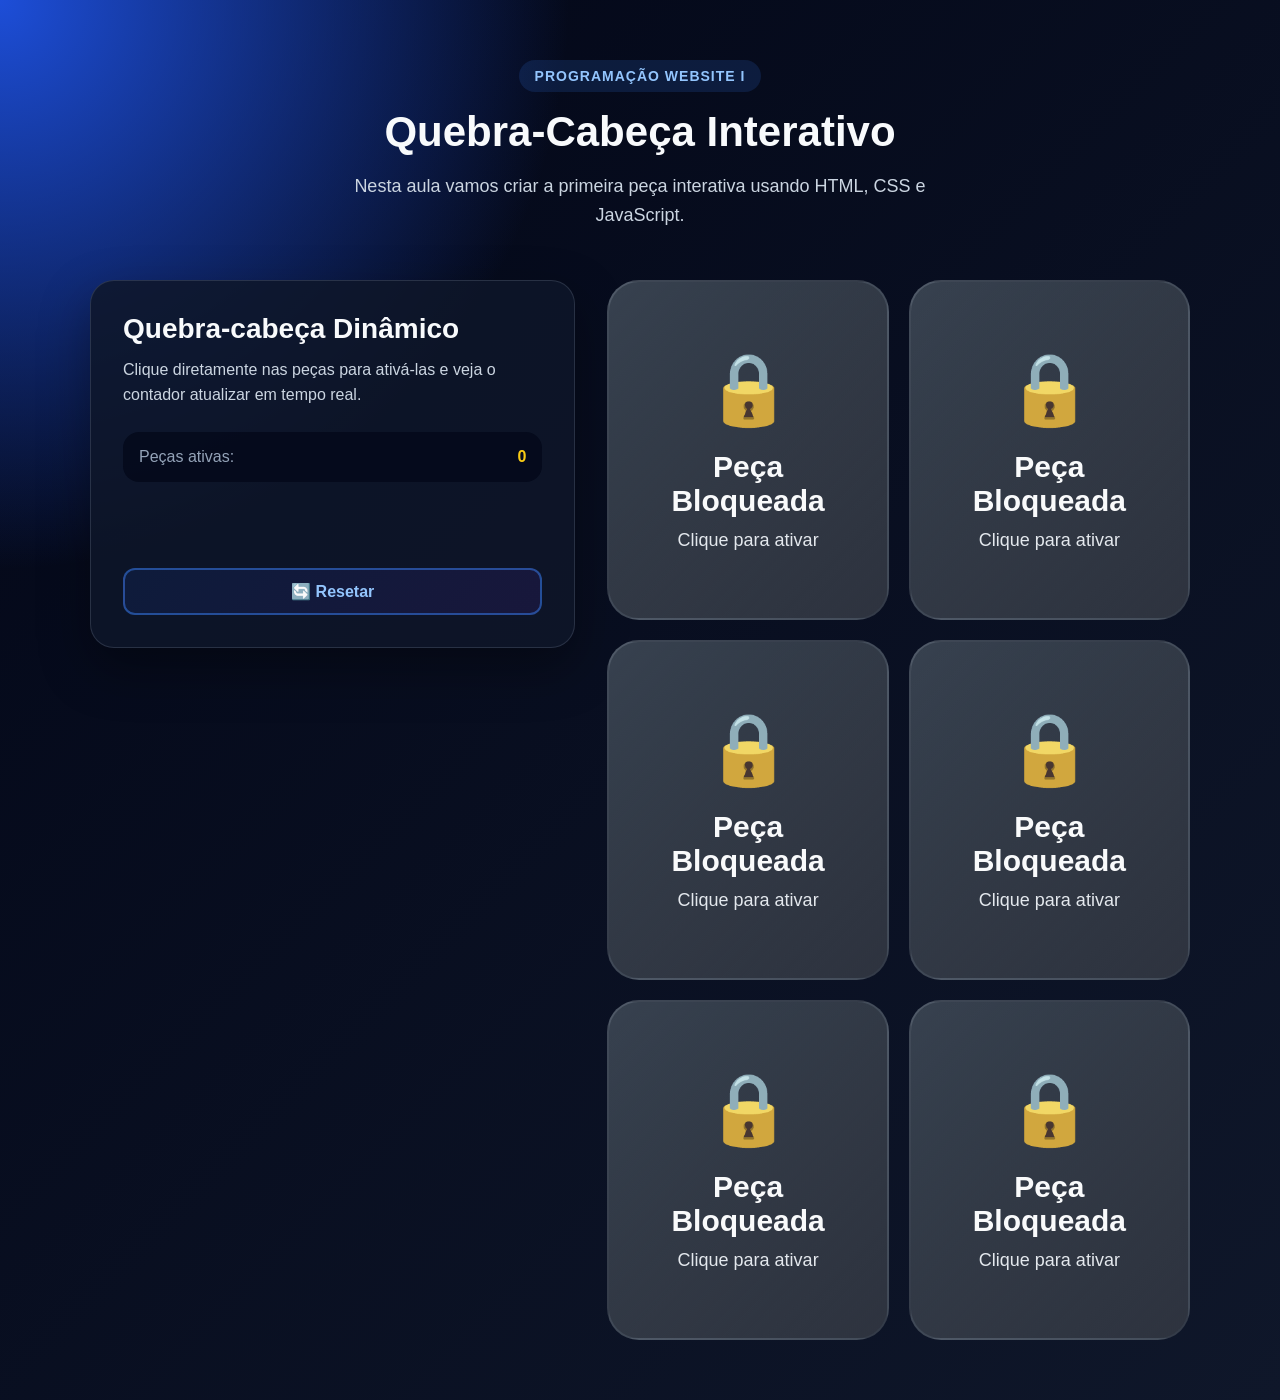
<file: index.html>
<!doctype html>
<html lang="pt-BR">
  <head>
    <!-- Define o padrão de caracteres da página -->
    <meta charset="UTF-8" />

    <!-- Deixa a página adaptável para celular e computador -->
    <meta name="viewport" content="width=device-width, initial-scale=1.0" />

    <!-- Título que aparece na aba do navegador -->
    <title>Quebra-Cabeça Interativo</title>

    <!-- Conecta o arquivo CSS ao HTML -->
    <link rel="stylesheet" href="css/style.css" />
  </head>
  <body>
    <!-- Área principal da página -->
    <main class="container">
      <!-- Cabeçalho da página -->
      <section class="hero">
        <p class="tag">Programação Website I</p>

        <h1>Quebra-Cabeça Interativo</h1>

        <p class="descricao">
          Nesta aula vamos criar a primeira peça interativa usando HTML, CSS e
          JavaScript.
        </p>
      </section>

      <!-- Área onde ficará o projeto -->
      <section class="area-projeto">
        <!-- Card com informações e contador -->
        <div class="card-info">
          <h2>Quebra-cabeça Dinâmico</h2>

          <p>Clique diretamente nas peças para ativá-las e veja o contador atualizar em tempo real.</p>

          <div class="status-box">
            <span>Peças ativas:</span>
            <strong id="contadorAtivas">0</strong>
          </div>

          <p id="mensagemFinal" class="mensagem-final"></p>

          <button id="btnResetar" class="btn-resetar">🔄 Resetar</button>
        </div>

        <!-- Grade de peças do quebra-cabeça -->
        <div class="pecas-grid">
          <div class="peca bloqueada verde" data-icone="🧩" data-titulo="Peça 1: DOM Inicial" data-texto="Revele a primeira lição." data-link="PaginaDOM/index.html">
            <div class="peca-conteudo">
              <span class="icone">🔒</span>
              <h3>Peça Bloqueada</h3>
              <p>Clique para ativar</p>
            </div>
          </div>

          <div class="peca bloqueada roxa" data-icone="✨" data-titulo="Peça 2: Estilo" data-texto="Veja como as classes mudam o visual.">
            <div class="peca-conteudo">
              <span class="icone">🔒</span>
              <h3>Peça Bloqueada</h3>
              <p>Clique para ativar</p>
            </div>
          </div>

          <div class="peca bloqueada azul" data-icone="🚀" data-titulo="Peça 3: Próxima Aula" data-texto="Abra a página da próxima aula." data-link="PaginaDOM/index.html">
            <div class="peca-conteudo">
              <span class="icone">🔒</span>
              <h3>Peça Bloqueada</h3>
              <p>Clique para ativar</p>
            </div>
          </div>

          <div class="peca bloqueada amarela" data-icone="⚡" data-titulo="Peça 4: Lógica" data-texto="Domine a lógica de eventos.">
            <div class="peca-conteudo">
              <span class="icone">🔒</span>
              <h3>Peça Bloqueada</h3>
              <p>Clique para ativar</p>
            </div>
          </div>

          <div class="peca bloqueada rosa" data-icone="💡" data-titulo="Peça 5: Ideias" data-texto="Crie interações mais criativas.">
            <div class="peca-conteudo">
              <span class="icone">🔒</span>
              <h3>Peça Bloqueada</h3>
              <p>Clique para ativar</p>
            </div>
          </div>

          <div class="peca bloqueada laranja" data-icone="🔥" data-titulo="Peça 6: Energia" data-texto="Sinta a força do JavaScript.">
            <div class="peca-conteudo">
              <span class="icone">🔒</span>
              <h3>Peça Bloqueada</h3>
              <p>Clique para ativar</p>
            </div>
          </div>
        </div>
      </section>
    </main>

    <!-- Conecta o JavaScript ao HTML -->
    <script src="js/script.js"></script>
  </body>
</html>
</file>
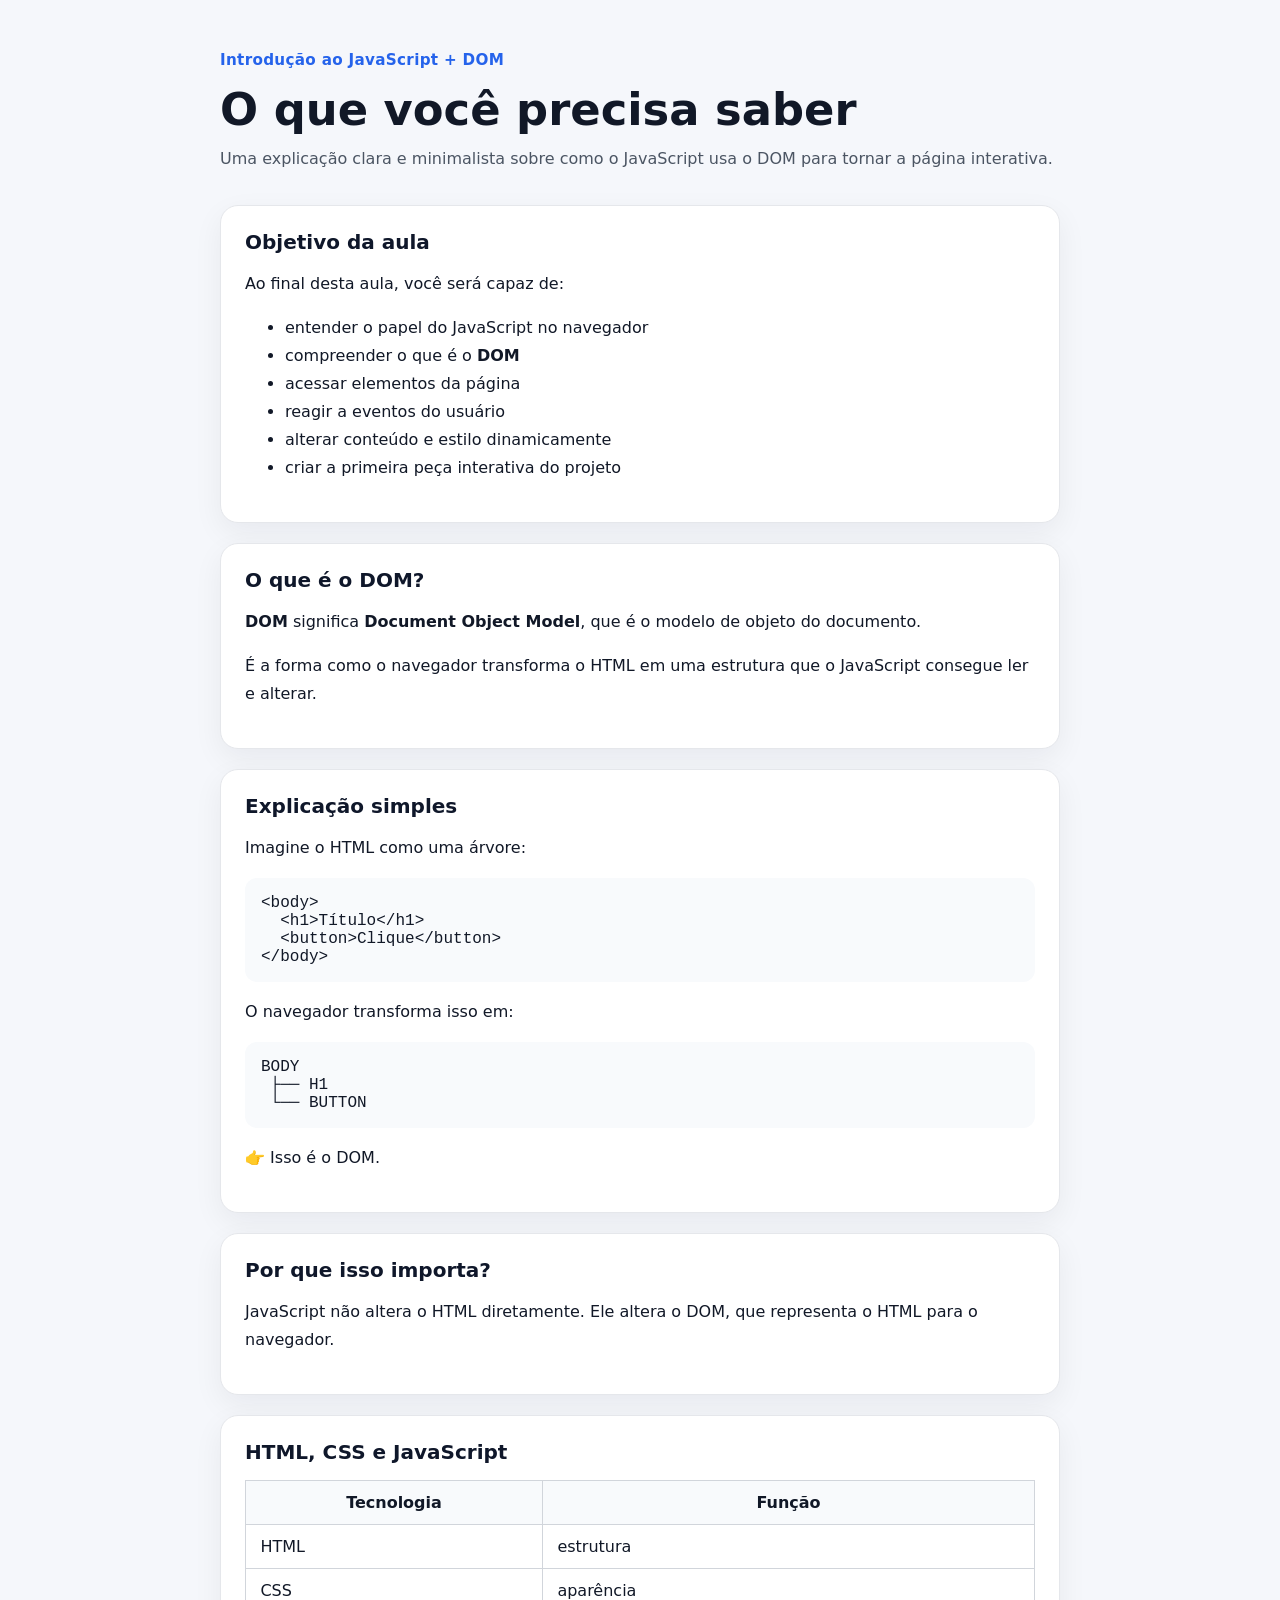
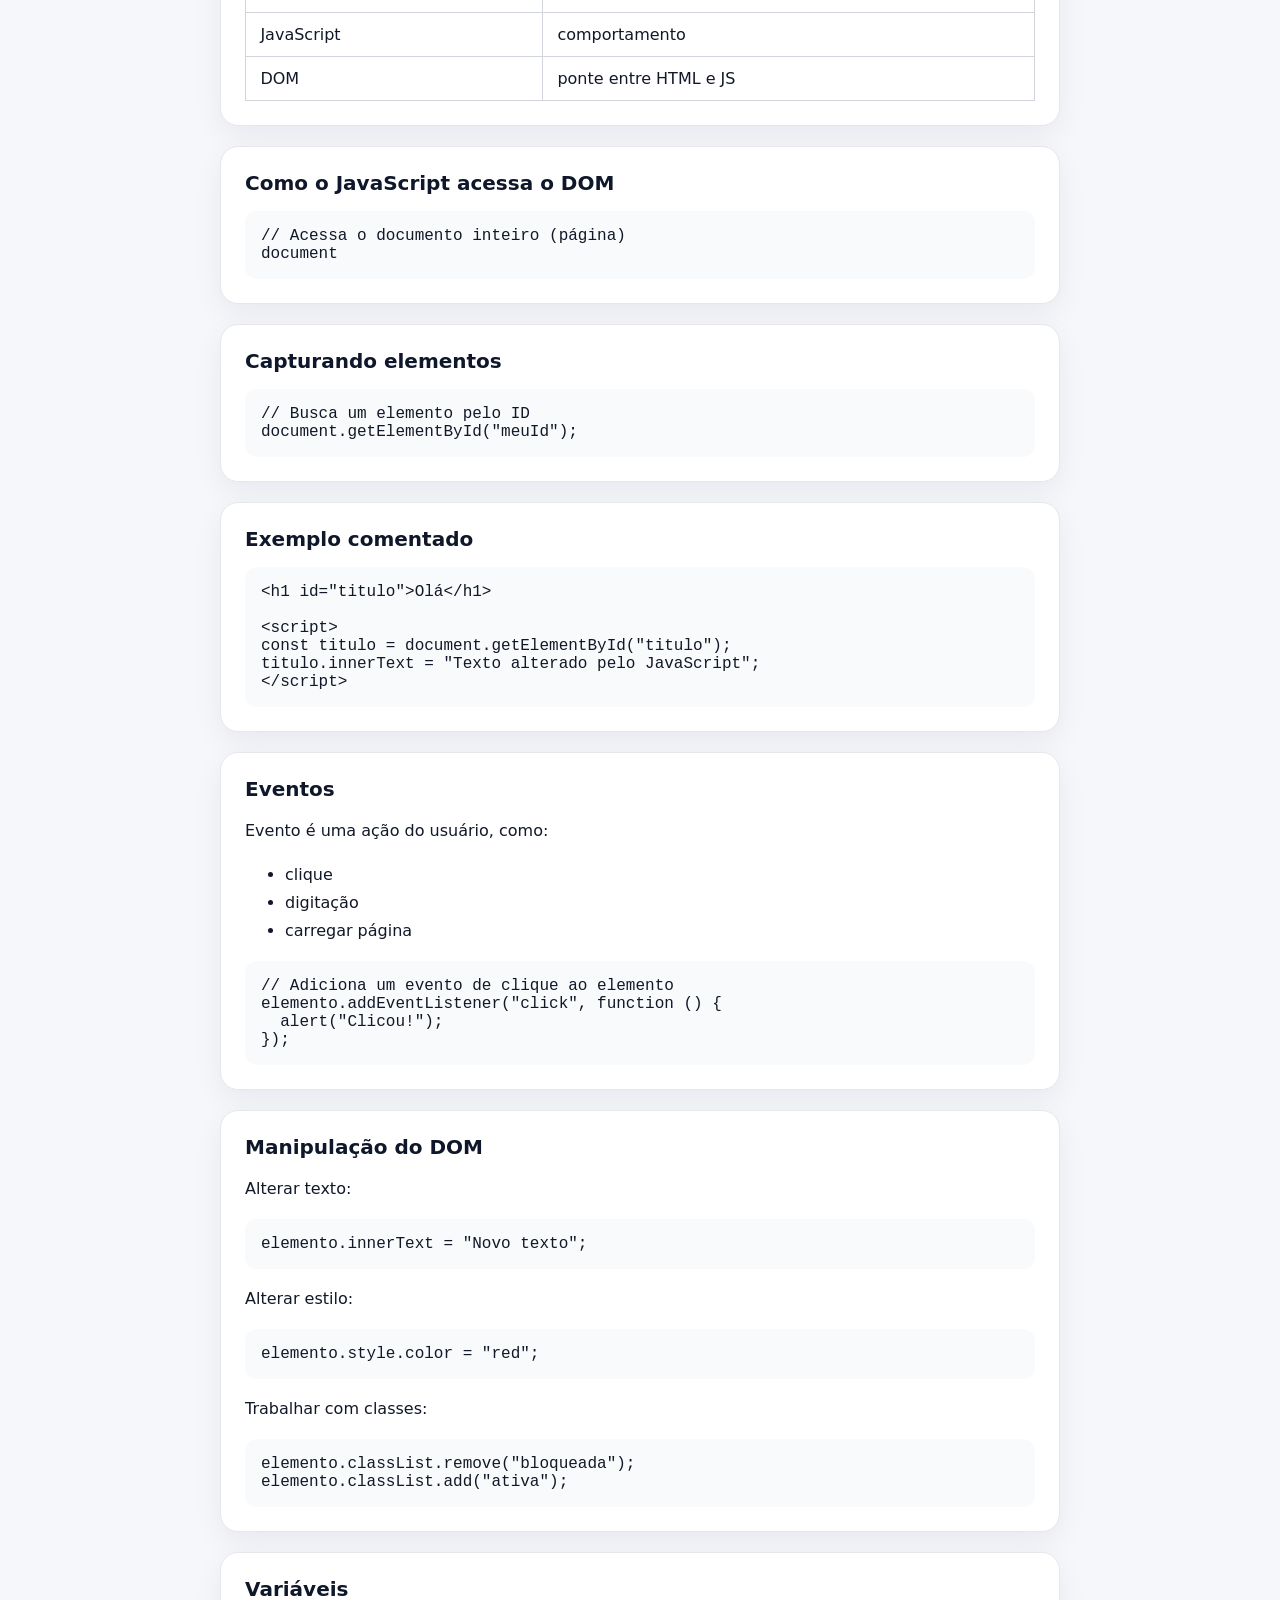
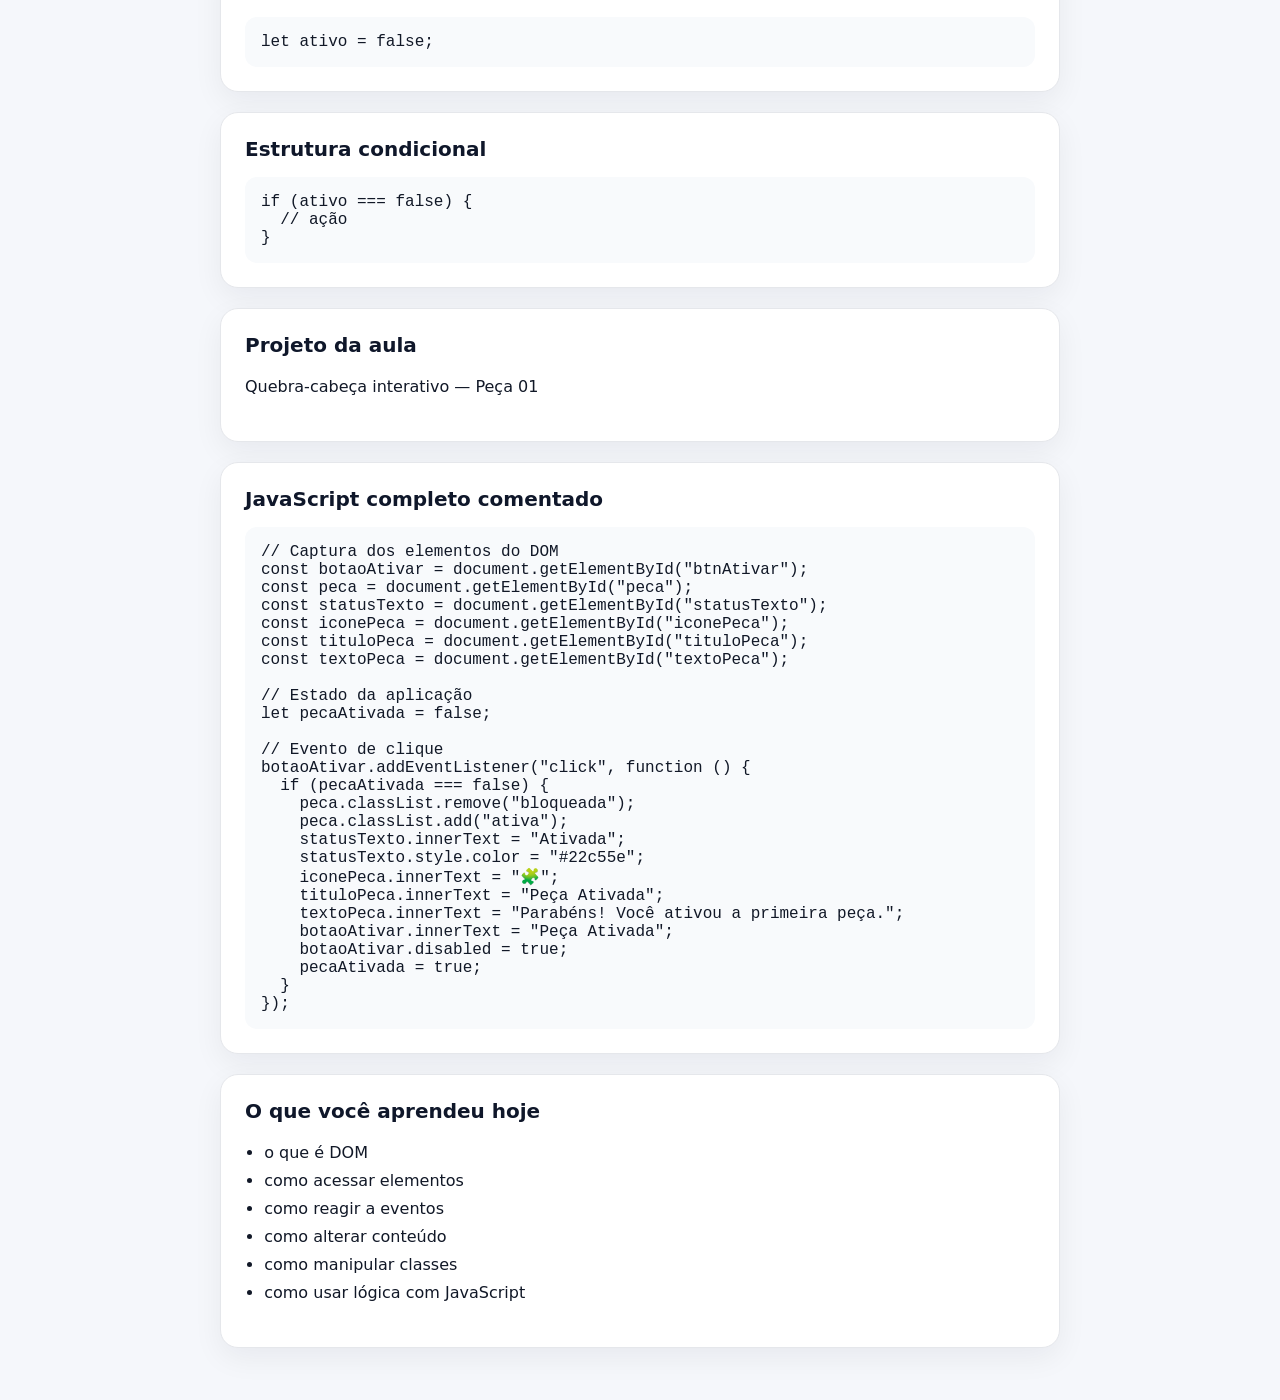
<file: PaginaDOM/index.html>
<!doctype html>
<html lang="pt-BR">
  <head>
    <meta charset="UTF-8" />
    <meta name="viewport" content="width=device-width, initial-scale=1.0" />
    <title>Introdução ao JavaScript + DOM</title>
    <link rel="stylesheet" href="css/style.css" />
  </head>
  <body>
    <main class="container">
      <header>
        <p class="tag">Introdução ao JavaScript + DOM</p>
        <h1>O que você precisa saber</h1>
        <p class="lead">
          Uma explicação clara e minimalista sobre como o JavaScript usa o DOM
          para tornar a página interativa.
        </p>
      </header>

      <section class="card">
        <h2>Objetivo da aula</h2>
        <p>Ao final desta aula, você será capaz de:</p>
        <ul>
          <li>entender o papel do JavaScript no navegador</li>
          <li>compreender o que é o <strong>DOM</strong></li>
          <li>acessar elementos da página</li>
          <li>reagir a eventos do usuário</li>
          <li>alterar conteúdo e estilo dinamicamente</li>
          <li>criar a primeira peça interativa do projeto</li>
        </ul>
      </section>

      <section class="card">
        <h2>O que é o DOM?</h2>
        <p>
          <strong>DOM</strong> significa <strong>Document Object Model</strong>,
          que é o modelo de objeto do documento.
        </p>
        <p>
          É a forma como o navegador transforma o HTML em uma estrutura que o
          JavaScript consegue ler e alterar.
        </p>
      </section>

      <section class="card">
        <h2>Explicação simples</h2>
        <p>Imagine o HTML como uma árvore:</p>
        <pre><code>&lt;body&gt;
  &lt;h1&gt;Título&lt;/h1&gt;
  &lt;button&gt;Clique&lt;/button&gt;
&lt;/body&gt;</code></pre>
        <p>O navegador transforma isso em:</p>
        <pre><code>BODY
 ├── H1
 └── BUTTON</code></pre>
        <p>👉 Isso é o DOM.</p>
      </section>

      <section class="card">
        <h2>Por que isso importa?</h2>
        <p>
          JavaScript não altera o HTML diretamente. Ele altera o DOM, que
          representa o HTML para o navegador.
        </p>
      </section>

      <section class="card">
        <h2>HTML, CSS e JavaScript</h2>
        <table>
          <thead>
            <tr>
              <th>Tecnologia</th>
              <th>Função</th>
            </tr>
          </thead>
          <tbody>
            <tr>
              <td>HTML</td>
              <td>estrutura</td>
            </tr>
            <tr>
              <td>CSS</td>
              <td>aparência</td>
            </tr>
            <tr>
              <td>JavaScript</td>
              <td>comportamento</td>
            </tr>
            <tr>
              <td>DOM</td>
              <td>ponte entre HTML e JS</td>
            </tr>
          </tbody>
        </table>
      </section>

      <section class="card">
        <h2>Como o JavaScript acessa o DOM</h2>
        <pre><code>// Acessa o documento inteiro (página)
document</code></pre>
      </section>

      <section class="card">
        <h2>Capturando elementos</h2>
        <pre><code>// Busca um elemento pelo ID
document.getElementById("meuId");</code></pre>
      </section>

      <section class="card">
        <h2>Exemplo comentado</h2>
        <pre><code>&lt;h1 id="titulo"&gt;Olá&lt;/h1&gt;

&lt;script&gt;
const titulo = document.getElementById("titulo");
titulo.innerText = "Texto alterado pelo JavaScript";
&lt;/script&gt;</code></pre>
      </section>

      <section class="card">
        <h2>Eventos</h2>
        <p>Evento é uma ação do usuário, como:</p>
        <ul>
          <li>clique</li>
          <li>digitação</li>
          <li>carregar página</li>
        </ul>
        <pre><code>// Adiciona um evento de clique ao elemento
elemento.addEventListener("click", function () {
  alert("Clicou!");
});</code></pre>
      </section>

      <section class="card">
        <h2>Manipulação do DOM</h2>
        <p>Alterar texto:</p>
        <pre><code>elemento.innerText = "Novo texto";</code></pre>
        <p>Alterar estilo:</p>
        <pre><code>elemento.style.color = "red";</code></pre>
        <p>Trabalhar com classes:</p>
        <pre><code>elemento.classList.remove("bloqueada");
elemento.classList.add("ativa");</code></pre>
      </section>

      <section class="card">
        <h2>Variáveis</h2>
        <pre><code>let ativo = false;</code></pre>
      </section>

      <section class="card">
        <h2>Estrutura condicional</h2>
        <pre><code>if (ativo === false) {
  // ação
}</code></pre>
      </section>

      <section class="card">
        <h2>Projeto da aula</h2>
        <p>Quebra-cabeça interativo — Peça 01</p>
      </section>

      <section class="card">
        <h2>JavaScript completo comentado</h2>
        <pre><code>// Captura dos elementos do DOM
const botaoAtivar = document.getElementById("btnAtivar");
const peca = document.getElementById("peca");
const statusTexto = document.getElementById("statusTexto");
const iconePeca = document.getElementById("iconePeca");
const tituloPeca = document.getElementById("tituloPeca");
const textoPeca = document.getElementById("textoPeca");

// Estado da aplicação
let pecaAtivada = false;

// Evento de clique
botaoAtivar.addEventListener("click", function () {
  if (pecaAtivada === false) {
    peca.classList.remove("bloqueada");
    peca.classList.add("ativa");
    statusTexto.innerText = "Ativada";
    statusTexto.style.color = "#22c55e";
    iconePeca.innerText = "🧩";
    tituloPeca.innerText = "Peça Ativada";
    textoPeca.innerText = "Parabéns! Você ativou a primeira peça.";
    botaoAtivar.innerText = "Peça Ativada";
    botaoAtivar.disabled = true;
    pecaAtivada = true;
  }
});</code></pre>
      </section>

      <section class="card summary">
        <h2>O que você aprendeu hoje</h2>
        <ul>
          <li>o que é DOM</li>
          <li>como acessar elementos</li>
          <li>como reagir a eventos</li>
          <li>como alterar conteúdo</li>
          <li>como manipular classes</li>
          <li>como usar lógica com JavaScript</li>
        </ul>
      </section>
    </main>
  </body>
</html>
</file>
<file: css/style.css>
/* Remove margens e espaçamentos padrões dos navegadores */
* {
  margin: 0;
  padding: 0;
  box-sizing: border-box;
}

/* Estiliza o corpo da página */
body {
  min-height: 100vh;
  font-family: Arial, Helvetica, sans-serif;
  background:
    radial-gradient(circle at top left, #1d4ed8, transparent 30%),
    linear-gradient(135deg, #020617, #0f172a);
  color: #f8fafc;
}

/* Define largura máxima do conteúdo */
.container {
  width: 90%;
  max-width: 1100px;
  margin: 0 auto;
  padding: 60px 0;
}

/* Centraliza o cabeçalho */
.hero {
  text-align: center;
  margin-bottom: 50px;
}

/* Estiliza a etiqueta superior */
.tag {
  display: inline-block;
  padding: 8px 16px;
  margin-bottom: 16px;
  border-radius: 999px;
  background-color: rgba(59, 130, 246, 0.15);
  color: #93c5fd;
  font-size: 14px;
  font-weight: bold;
  letter-spacing: 1px;
  text-transform: uppercase;
}

/* Estiliza o título principal */
.hero h1 {
  font-size: 42px;
  margin-bottom: 16px;
}

/* Estiliza o parágrafo de descrição */
.descricao {
  max-width: 650px;
  margin: 0 auto;
  color: #cbd5e1;
  font-size: 18px;
  line-height: 1.6;
}

/* Divide a área do projeto em duas colunas */
.area-projeto {
  display: grid;
  grid-template-columns: 1fr 1.2fr;
  gap: 32px;
  align-items: flex-start;
}

/* Grade de peças do quebra-cabeça */
.pecas-grid {
  display: grid;
  grid-template-columns: repeat(2, minmax(0, 1fr));
  gap: 20px;
}

/* Estiliza o card de informações */
.card-info {
  background-color: rgba(15, 23, 42, 0.85);
  border: 1px solid rgba(148, 163, 184, 0.2);
  border-radius: 24px;
  padding: 32px;
  box-shadow: 0 20px 50px rgba(0, 0, 0, 0.35);
}

/* Estiliza o título do card */
.card-info h2 {
  font-size: 28px;
  margin-bottom: 12px;
}

/* Estiliza o texto do card */
.card-info p {
  color: #cbd5e1;
  line-height: 1.6;
  margin-bottom: 24px;
}

/* Estiliza a caixa de status */
.status-box {
  display: flex;
  justify-content: space-between;
  align-items: center;
  background-color: rgba(2, 6, 23, 0.7);
  border-radius: 16px;
  padding: 16px;
  margin-bottom: 24px;
}

/* Estiliza o texto "Status:" */
.status-box span {
  color: #94a3b8;
}

/* Estiliza o texto do status */
.status-box strong {
  color: #facc15;
}

/* Estiliza o botão principal */
.btn-principal {
  width: 100%;
  padding: 15px 20px;
  border: none;
  border-radius: 16px;
  background: linear-gradient(135deg, #2563eb, #7c3aed);
  color: white;
  font-size: 16px;
  font-weight: bold;
  cursor: pointer;
  transition: 0.3s;
}

/* Efeito quando passa o mouse no botão */
.btn-principal:hover {
  transform: translateY(-3px);
  box-shadow: 0 12px 30px rgba(37, 99, 235, 0.35);
}

/* Estiliza a peça do quebra-cabeça */
.peca {
  min-height: 340px;
  border-radius: 32px;
  display: flex;
  justify-content: center;
  align-items: center;
  transition: transform 0.3s ease, box-shadow 0.3s ease, filter 0.3s ease, border-color 0.3s ease;
  position: relative;
  overflow: hidden;
  cursor: pointer;
}

.peca:hover {
  transform: translateY(-6px) scale(1.01);
  box-shadow: 0 22px 55px rgba(0, 0, 0, 0.25);
}

.peca:active {
  transform: scale(0.98);
}

/* Cria um brilho visual na peça */
.peca::before {
  content: "";
  position: absolute;
  inset: 0;
  background: linear-gradient(135deg, transparent, rgba(255, 255, 255, 0.12));
}

/* Organiza o conteúdo interno da peça */
.peca-conteudo {
  position: relative;
  text-align: center;
  padding: 30px;
}

/* Estiliza o ícone da peça */
.icone {
  display: block;
  font-size: 70px;
  margin-bottom: 20px;
}

/* Estiliza o título da peça */
.peca h3 {
  font-size: 30px;
  margin-bottom: 12px;
}

/* Estiliza o texto da peça */
.peca p {
  color: #e2e8f0;
  font-size: 18px;
}

/* Estado inicial da peça */
.bloqueada {
  background: linear-gradient(135deg, #334155, #0f172a);
  border: 2px solid rgba(148, 163, 184, 0.25);
  filter: grayscale(30%);
}

/* Estado ativado das peças */
.ativa {
  filter: none;
  border-width: 2px;
}

.ativa h3 {
  color: #ffffff;
}

.peca.ativa.verde {
  background: linear-gradient(135deg, #16a34a, #22c55e);
  border-color: rgba(134, 239, 172, 0.8);
  box-shadow: 0 20px 55px rgba(34, 197, 94, 0.28);
}

.peca.ativa.roxa {
  background: linear-gradient(135deg, #7c3aed, #9333ea);
  border-color: rgba(192, 132, 252, 0.8);
  box-shadow: 0 20px 55px rgba(124, 58, 237, 0.3);
}

.peca.ativa.azul {
  background: linear-gradient(135deg, #2563eb, #3b82f6);
  border-color: rgba(147, 197, 253, 0.8);
  box-shadow: 0 20px 55px rgba(59, 130, 246, 0.3);
}

.peca.ativa.amarela {
  background: linear-gradient(135deg, #f59e0b, #facc15);
  border-color: rgba(252, 211, 77, 0.8);
  box-shadow: 0 20px 55px rgba(245, 158, 11, 0.3);
}

.peca.ativa.rosa {
  background: linear-gradient(135deg, #ec4899, #f472b6);
  border-color: rgba(248, 113, 253, 0.8);
  box-shadow: 0 20px 55px rgba(236, 72, 153, 0.25);
}

.peca.ativa.laranja {
  background: linear-gradient(135deg, #f97316, #fb923c);
  border-color: rgba(251, 146, 60, 0.8);
  box-shadow: 0 20px 55px rgba(249, 115, 22, 0.25);
}

.mensagem-final {
  margin-top: 22px;
  color: #a5f3fc;
  font-size: 1rem;
  line-height: 1.6;
  min-height: 1.4rem;
}

.mensagem-final.alerta {
  color: #fca5a5;
  font-weight: bold;
  animation: pulse 0.5s ease-in-out;
}

.mensagem-final.vitoria {
  color: #86efac;
  font-weight: bold;
  font-size: 1.1rem;
  animation: pulse 0.5s ease-in-out;
}

@keyframes pulse {
  0%, 100% {
    opacity: 1;
  }
  50% {
    opacity: 0.7;
  }
}

/* Botão Resetar */
.btn-resetar {
  width: 100%;
  padding: 12px 20px;
  margin-top: 16px;
  border: 2px solid rgba(59, 130, 246, 0.5);
  border-radius: 12px;
  background: linear-gradient(135deg, rgba(37, 99, 235, 0.1), rgba(124, 58, 237, 0.1));
  color: #93c5fd;
  font-size: 16px;
  font-weight: bold;
  cursor: pointer;
  transition: 0.3s;
}

.btn-resetar:hover {
  background: linear-gradient(135deg, rgba(37, 99, 235, 0.25), rgba(124, 58, 237, 0.25));
  border-color: rgba(59, 130, 246, 1);
  transform: translateY(-2px);
}

.btn-resetar:active {
  transform: scale(0.98);
}

.btn-resetar:disabled {
  opacity: 0.5;
  cursor: not-allowed;
  transform: none;
}

/* Peça desabilitada (quando limite atingido) */
.peca.desabilitada {
  cursor: not-allowed;
  opacity: 0.6;
}

.peca.desabilitada:hover {
  transform: none;
  box-shadow: none;
}

/* Adaptação para telas menores */
@media (max-width: 800px) {
  .area-projeto {
    grid-template-columns: 1fr;
  }

  .hero h1 {
    font-size: 32px;
  }
}
</file>
<file: PaginaDOM/css/style.css>
body {
  margin: 0;
  font-family: Inter, system-ui, -apple-system, BlinkMacSystemFont, "Segoe UI", sans-serif;
  background: #f5f7fb;
  color: #111827;
}

.container {
  max-width: 840px;
  margin: 0 auto;
  padding: 32px 24px;
}

header {
  margin-bottom: 32px;
}

.tag {
  display: inline-block;
  margin-bottom: 12px;
  font-size: 0.95rem;
  color: #2563eb;
  font-weight: 700;
  letter-spacing: 0.02em;
}

h1 {
  margin: 0;
  font-size: clamp(2rem, 4vw, 2.8rem);
  line-height: 1.05;
}

h2 {
  margin: 0 0 1rem;
  font-size: 1.25rem;
  color: #0f172a;
}

p,
li {
  line-height: 1.75;
}

.lead {
  margin: 0.75rem 0 0;
  color: #4b5563;
}

.card {
  background: #ffffff;
  border: 1px solid #e5e7eb;
  border-radius: 18px;
  padding: 24px;
  box-shadow: 0 10px 30px rgba(15, 23, 42, 0.06);
  margin-bottom: 20px;
}

table {
  width: 100%;
  border-collapse: collapse;
  margin-top: 1rem;
}

td,
th {
  border: 1px solid #d1d5db;
  padding: 0.75rem 0.9rem;
}

th {
  background: #f8fafc;
  font-weight: 700;
}

pre {
  background: #f8fafc;
  border-radius: 12px;
  padding: 1rem;
  overflow-x: auto;
  margin: 0;
}

code {
  font-family: ui-monospace, SFMono-Regular, Consolas, "Liberation Mono", Menlo, monospace;
  color: #111827;
}

.summary ul {
  padding-left: 1.2rem;
}

@media (max-width: 640px) {
  .container {
    padding: 22px 18px;
  }
}
</file>
